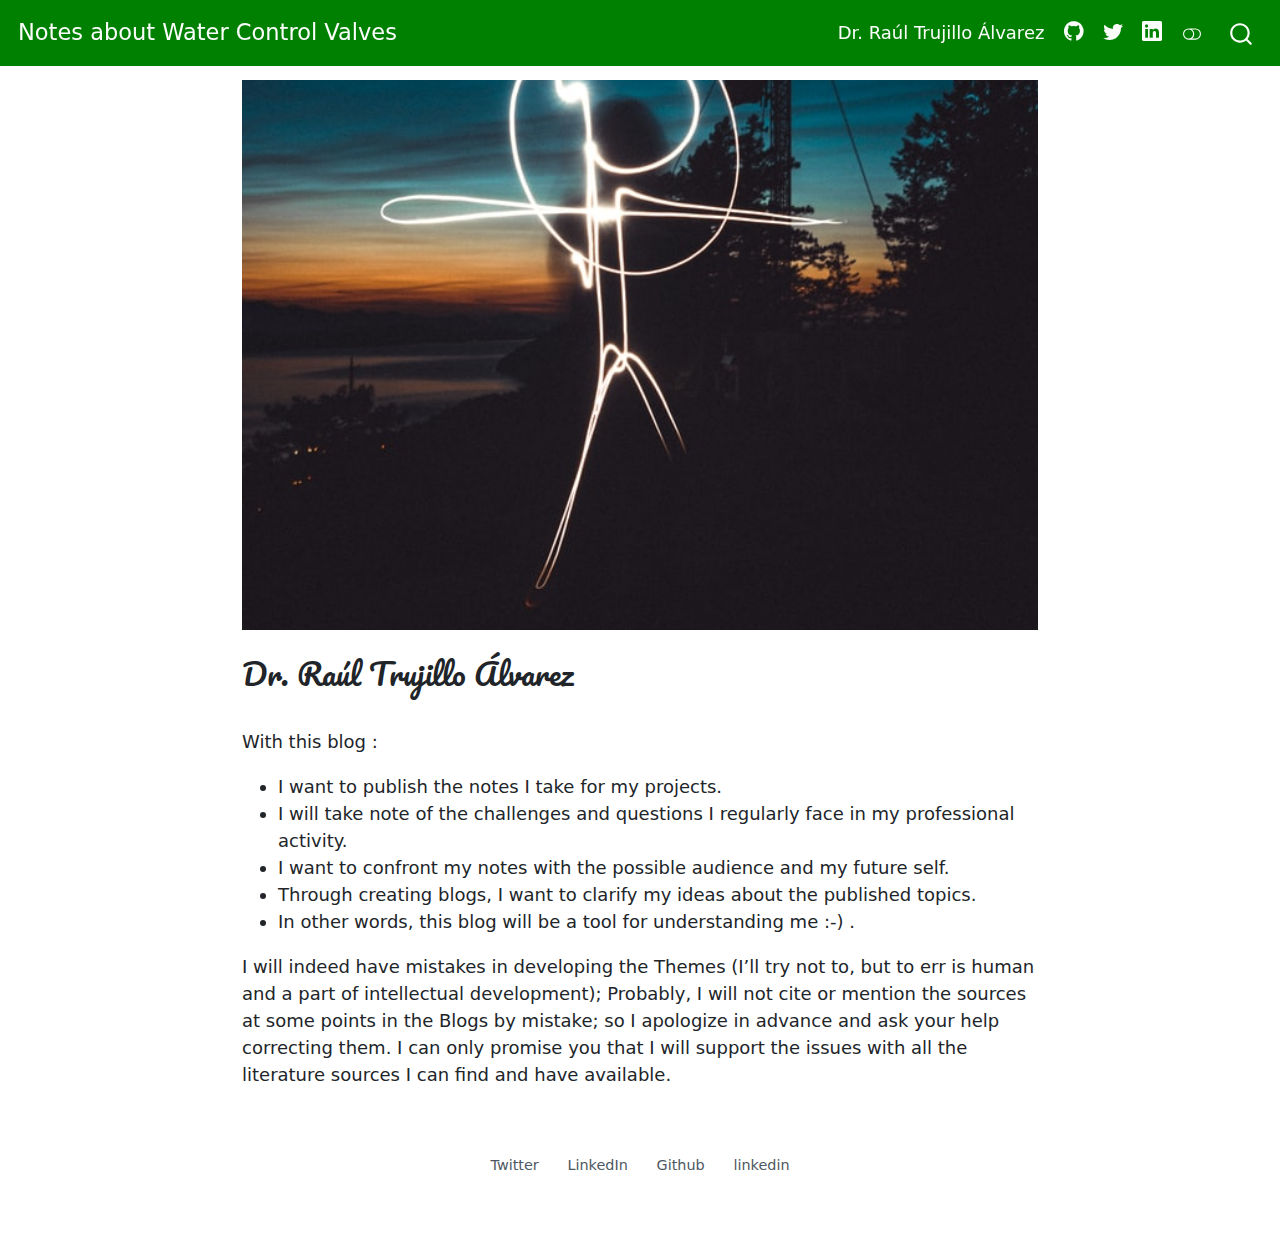
<file: docs/about.html>
<!DOCTYPE html>
<html xmlns="http://www.w3.org/1999/xhtml" lang="en" xml:lang="en"><head>

<meta charset="utf-8">
<meta name="generator" content="quarto-0.9.342">

<meta name="viewport" content="width=device-width, initial-scale=1.0, user-scalable=yes">


<title>Notes about Water Control Valves - Dr.&nbsp;Raúl Trujillo Álvarez</title>
<style>
code{white-space: pre-wrap;}
span.smallcaps{font-variant: small-caps;}
span.underline{text-decoration: underline;}
div.column{display: inline-block; vertical-align: top; width: 50%;}
div.hanging-indent{margin-left: 1.5em; text-indent: -1.5em;}
ul.task-list{list-style: none;}
</style>

<script src="site_libs/quarto-nav/quarto-nav.js"></script>
<script src="site_libs/quarto-nav/headroom.min.js"></script>
<script src="site_libs/clipboard/clipboard.min.js"></script>
<meta name="quarto:offset" content="./">
<script src="site_libs/quarto-search/autocomplete.umd.js"></script>
<script src="site_libs/quarto-search/fuse.min.js"></script>
<script src="site_libs/quarto-search/quarto-search.js"></script>
<script src="site_libs/quarto-html/quarto.js"></script>
<script src="site_libs/quarto-html/popper.min.js"></script>
<script src="site_libs/quarto-html/tippy.umd.min.js"></script>
<script src="site_libs/quarto-html/anchor.min.js"></script>
<link href="site_libs/quarto-html/tippy.css" rel="stylesheet">
<script src="site_libs/bootstrap/bootstrap.min.js"></script>
<link href="site_libs/bootstrap/bootstrap-icons.css" rel="stylesheet">
<link class="quarto-color-scheme" href="site_libs/bootstrap/bootstrap.min.css" rel="stylesheet">
<link class="quarto-color-scheme quarto-color-alternate" rel="prefetch" href="site_libs/bootstrap/bootstrap-dark.min.css">
<script id="quarto-search-options" type="application/json">{
  "location": "navbar",
  "copy-button": false,
  "collapse-after": 3,
  "panel-placement": "end",
  "type": "overlay",
  "limit": 20,
  "language": {
    "search-no-results-text": "No results",
    "search-matching-documents-text": "matching documents",
    "search-copy-link-title": "Copy link to search",
    "search-hide-matches-text": "Hide additional matches",
    "search-more-match-text": "more match in this document",
    "search-more-matches-text": "more matches in this document",
    "search-clear-button-title": "Clear",
    "search-detached-cancel-button-title": "Cancel",
    "search-submit-button-title": "Submit"
  }
}</script>


<link rel="stylesheet" href="styles.css">
</head>

<body class="nav-fixed fullcontent">

<div id="quarto-search-results"></div>
  <header id="quarto-header" class="headroom fixed-top">
    <nav class="navbar navbar-expand-lg navbar-dark ">
      <div class="navbar-container container-fluid">
      <a class="navbar-brand" href="./index.html">
    <span class="navbar-title">Notes about Water Control Valves</span>
  </a>
          <button class="navbar-toggler" type="button" data-bs-toggle="collapse" data-bs-target="#navbarCollapse" aria-controls="navbarCollapse" aria-expanded="false" aria-label="Toggle navigation" onclick="if (window.quartoToggleHeadroom) { window.quartoToggleHeadroom(); }">
  <span class="navbar-toggler-icon"></span>
</button>
          <div class="collapse navbar-collapse" id="navbarCollapse">
            <ul class="navbar-nav navbar-nav-scroll ms-auto">
  <li class="nav-item">
    <a class="nav-link active" href="./about.html" aria-current="page">Dr.&nbsp;Raúl Trujillo Álvarez</a>
  </li>  
  <li class="nav-item compact">
    <a class="nav-link" href="https://github.com/ratral"><i class="bi bi-github" role="img">
</i> 
 </a>
  </li>  
  <li class="nav-item compact">
    <a class="nav-link" href="https://twitter.com/Dr_Raul"><i class="bi bi-twitter" role="img">
</i> 
 </a>
  </li>  
  <li class="nav-item compact">
    <a class="nav-link" href="https://www.linkedin.com/in/dr-raul-trujillo/"><i class="bi bi-linkedin" role="img">
</i> 
 </a>
  </li>  
</ul>
              <div class="quarto-toggle-container">
                  <a href="" class="quarto-color-scheme-toggle nav-link" onclick="window.quartoToggleColorScheme(); return false;" title="Toggle dark mode"><i class="bi"></i></a>
              </div>
              <div id="quarto-search" class="" title="Search"></div>
          </div> <!-- /navcollapse -->
      </div> <!-- /container-fluid -->
    </nav>
</header>
<!-- content -->
<div id="quarto-content" class="quarto-container page-columns page-rows-contents page-layout-article page-navbar">
<!-- sidebar -->
<!-- margin-sidebar -->
    
<!-- main -->
<div class="quarto-about-marquee">
  <div class="about-image-container">
    <img src="profile.jpg" class="about-image " style="width: 100%;">
  </div>
  <div class="about-contents">
    <header id="title-block-header" class="quarto-title-block default">
<div class="quarto-title">
<h1 class="title">Dr.&nbsp;Raúl Trujillo Álvarez</h1>
</div>
<div class="quarto-title-meta">
  </div>
</header> <main class="content" id="quarto-document-content">
<p>With this blog :</p>
<ul>
<li>I want to publish the notes I take for my projects.</li>
<li>I will take note of the challenges and questions I regularly face in my professional activity.</li>
<li>I want to confront my notes with the possible audience and my future self.</li>
<li>Through creating blogs, I want to clarify my ideas about the published topics.</li>
<li>In other words, this blog will be a tool for understanding me :-) .</li>
</ul>
<p>I will indeed have mistakes in developing the Themes (I’ll try not to, but to err is human and a part of intellectual development); Probably, I will not cite or mention the sources at some points in the Blogs by mistake; so I apologize in advance and ask your help correcting them. I can only promise you that I will support the issues with all the literature sources I can find and have available.</p>


</main> 
    <div class="about-footer"><div class="about-links">
  <a href="https://twitter.com/Dr_Raul" class="about-link">Twitter</a>
  <a href="https://www.linkedin.com/in/dr-raul-trujillo/" class="about-link">LinkedIn</a>
  <a href="https://github.com/ratral" class="about-link">Github</a>
  <a href="https://www.linkedin.com/in/dr-raul-trujillo/" class="about-link">linkedin</a>
</div>
</div>
  </div>
</div>
 <!-- /main -->
<script id="quarto-html-after-body" type="application/javascript">
window.document.addEventListener("DOMContentLoaded", function (event) {
  const disableStylesheet = (stylesheets) => {
    for (let i=0; i < stylesheets.length; i++) {
      const stylesheet = stylesheets[i];
      stylesheet.rel = 'prefetch';
    }
  }
  const enableStylesheet = (stylesheets) => {
    for (let i=0; i < stylesheets.length; i++) {
      const stylesheet = stylesheets[i];
      stylesheet.rel = 'stylesheet';
    }
  }
  const manageTransitions = (selector, allowTransitions) => {
    const els = window.document.querySelectorAll(selector);
    for (let i=0; i < els.length; i++) {
      const el = els[i];
      if (allowTransitions) {
        el.classList.remove('notransition');
      } else {
        el.classList.add('notransition');
      }
    }
  }
  const toggleColorMode = (alternate) => {
    // Switch the stylesheets
    const alternateStylesheets = window.document.querySelectorAll('link.quarto-color-scheme.quarto-color-alternate');
    manageTransitions('#quarto-margin-sidebar .nav-link', false);
    if (alternate) {
      enableStylesheet(alternateStylesheets);
    } else {
      disableStylesheet(alternateStylesheets);
    }
    manageTransitions('#quarto-margin-sidebar .nav-link', true);
    // Switch the toggles
    const toggles = window.document.querySelectorAll('.quarto-color-scheme-toggle');
    for (let i=0; i < toggles.length; i++) {
      const toggle = toggles[i];
      if (toggle) {
        if (alternate) {
          toggle.classList.add("alternate");     
        } else {
          toggle.classList.remove("alternate");
        }
      }
    }
  }
  const isFileUrl = () => { 
    return window.location.protocol === 'file:';
  }
  const hasAlternateSentinel = () => {  
    let styleSentinel = getColorSchemeSentinel();
    if (styleSentinel !== null) {
      return styleSentinel === "alternate";
    } else {
      return false;
    }
  }
  const setStyleSentinel = (alternate) => {
    const value = alternate ? "alternate" : "default";
    if (!isFileUrl()) {
      window.localStorage.setItem("quarto-color-scheme", value);
    } else {
      localAlternateSentinel = value;
    }
  }
  const getColorSchemeSentinel = () => {
    if (!isFileUrl()) {
      const storageValue = window.localStorage.getItem("quarto-color-scheme");
      return storageValue != null ? storageValue : localAlternateSentinel;
    } else {
      return localAlternateSentinel;
    }
  }
  let localAlternateSentinel = 'default';
  // Dark / light mode switch
  window.quartoToggleColorScheme = () => {
    // Read the current dark / light value 
    let toAlternate = !hasAlternateSentinel();
    toggleColorMode(toAlternate);
    setStyleSentinel(toAlternate);
  };
  // Ensure there is a toggle, if there isn't float one in the top right
  if (window.document.querySelector('.quarto-color-scheme-toggle') === null) {
    const a = window.document.createElement('a');
    a.classList.add('top-right');
    a.classList.add('quarto-color-scheme-toggle');
    a.href = "";
    a.onclick = function() { try { window.quartoToggleColorScheme(); } catch {} return false; };
    const i = window.document.createElement("i");
    i.classList.add('bi');
    a.appendChild(i);
    window.document.body.appendChild(a);
  }
  // Switch to dark mode if need be
  if (hasAlternateSentinel()) {
    toggleColorMode(true);
  } 
  const icon = "";
  const anchorJS = new window.AnchorJS();
  anchorJS.options = {
    placement: 'right',
    icon: icon
  };
  anchorJS.add('.anchored');
  const clipboard = new window.ClipboardJS('.code-copy-button', {
    target: function(trigger) {
      return trigger.previousElementSibling;
    }
  });
  clipboard.on('success', function(e) {
    // button target
    const button = e.trigger;
    // don't keep focus
    button.blur();
    // flash "checked"
    button.classList.add('code-copy-button-checked');
    var currentTitle = button.getAttribute("title");
    button.setAttribute("title", "Copied!");
    setTimeout(function() {
      button.setAttribute("title", currentTitle);
      button.classList.remove('code-copy-button-checked');
    }, 1000);
    // clear code selection
    e.clearSelection();
  });
  function tippyHover(el, contentFn) {
    const config = {
      allowHTML: true,
      content: contentFn,
      maxWidth: 500,
      delay: 100,
      arrow: false,
      appendTo: function(el) {
          return el.parentElement;
      },
      interactive: true,
      interactiveBorder: 10,
      theme: 'quarto',
      placement: 'bottom-start'
    };
    window.tippy(el, config); 
  }
  const noterefs = window.document.querySelectorAll('a[role="doc-noteref"]');
  for (var i=0; i<noterefs.length; i++) {
    const ref = noterefs[i];
    tippyHover(ref, function() {
      let href = ref.getAttribute('href');
      try { href = new URL(href).hash; } catch {}
      const id = href.replace(/^#\/?/, "");
      const note = window.document.getElementById(id);
      return note.innerHTML;
    });
  }
  var bibliorefs = window.document.querySelectorAll('a[role="doc-biblioref"]');
  for (var i=0; i<bibliorefs.length; i++) {
    const ref = bibliorefs[i];
    const cites = ref.parentNode.getAttribute('data-cites').split(' ');
    tippyHover(ref, function() {
      var popup = window.document.createElement('div');
      cites.forEach(function(cite) {
        var citeDiv = window.document.createElement('div');
        citeDiv.classList.add('hanging-indent');
        citeDiv.classList.add('csl-entry');
        var biblioDiv = window.document.getElementById('ref-' + cite);
        if (biblioDiv) {
          citeDiv.innerHTML = biblioDiv.innerHTML;
        }
        popup.appendChild(citeDiv);
      });
      return popup.innerHTML;
    });
  }
});
</script>
</div> <!-- /content -->



</body></html>
</file>
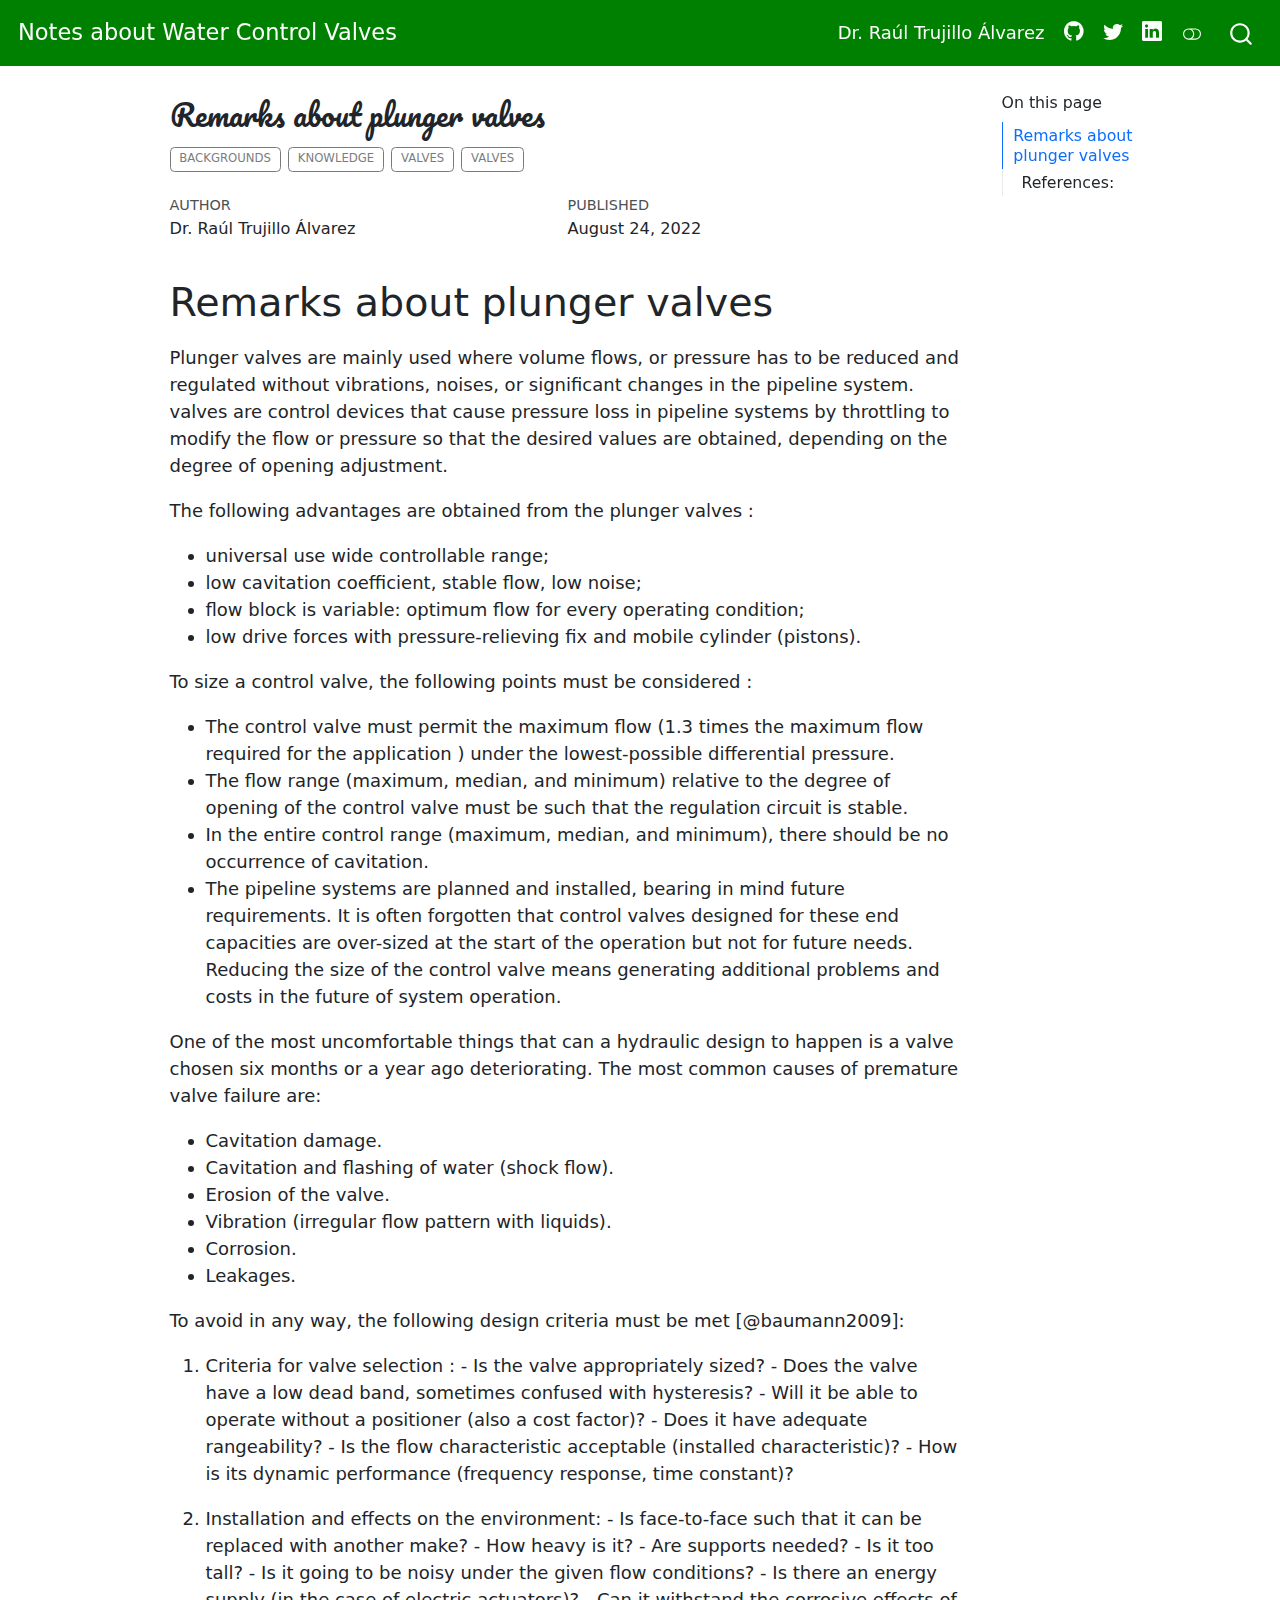
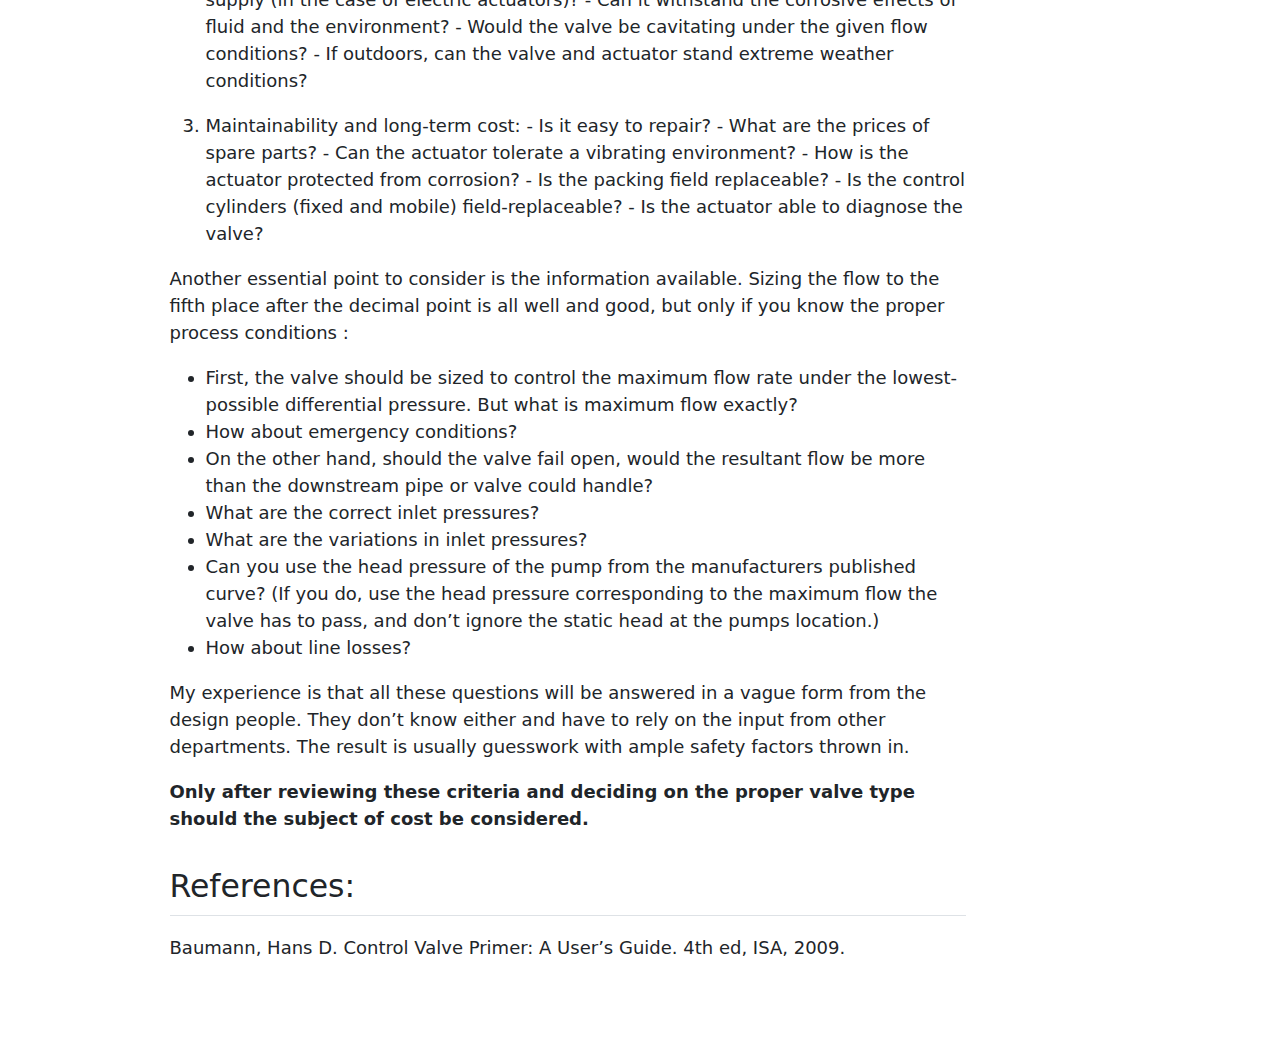
<file: docs/posts/2022-08-24_remarks_riko/blog.html>
<!DOCTYPE html>
<html xmlns="http://www.w3.org/1999/xhtml" lang="en" xml:lang="en"><head>

<meta charset="utf-8">
<meta name="generator" content="quarto-1.1.84">

<meta name="viewport" content="width=device-width, initial-scale=1.0, user-scalable=yes">

<meta name="author" content="Dr.&nbsp;Raúl Trujillo Álvarez">
<meta name="dcterms.date" content="2022-08-24">

<title>Notes about Water Control Valves - Remarks about plunger valves</title>
<style>
code{white-space: pre-wrap;}
span.smallcaps{font-variant: small-caps;}
div.columns{display: flex; gap: min(4vw, 1.5em);}
div.column{flex: 1;}
div.hanging-indent{margin-left: 1.5em; text-indent: -1.5em;}
ul.task-list{list-style: none;}
ul.task-list li input[type="checkbox"] {
  width: 0.8em;
  margin: 0 0.8em 0.2em -1.6em;
  vertical-align: middle;
}
</style>


<script src="../../site_libs/quarto-nav/quarto-nav.js"></script>
<script src="../../site_libs/quarto-nav/headroom.min.js"></script>
<script src="../../site_libs/clipboard/clipboard.min.js"></script>
<script src="../../site_libs/quarto-search/autocomplete.umd.js"></script>
<script src="../../site_libs/quarto-search/fuse.min.js"></script>
<script src="../../site_libs/quarto-search/quarto-search.js"></script>
<meta name="quarto:offset" content="../../">
<script src="../../site_libs/quarto-html/quarto.js"></script>
<script src="../../site_libs/quarto-html/popper.min.js"></script>
<script src="../../site_libs/quarto-html/tippy.umd.min.js"></script>
<script src="../../site_libs/quarto-html/anchor.min.js"></script>
<link href="../../site_libs/quarto-html/tippy.css" rel="stylesheet">
<script src="../../site_libs/bootstrap/bootstrap.min.js"></script>
<link href="../../site_libs/bootstrap/bootstrap-icons.css" rel="stylesheet">
<link href="../../site_libs/bootstrap/bootstrap.min.css" rel="stylesheet" class="quarto-color-scheme" id="quarto-bootstrap" data-mode="light">
<link href="../../site_libs/bootstrap/bootstrap-dark.min.css" rel="prefetch" class="quarto-color-scheme quarto-color-alternate" id="quarto-bootstrap" data-mode="dark">
<script id="quarto-search-options" type="application/json">{
  "location": "navbar",
  "copy-button": false,
  "collapse-after": 3,
  "panel-placement": "end",
  "type": "overlay",
  "limit": 20,
  "language": {
    "search-no-results-text": "No results",
    "search-matching-documents-text": "matching documents",
    "search-copy-link-title": "Copy link to search",
    "search-hide-matches-text": "Hide additional matches",
    "search-more-match-text": "more match in this document",
    "search-more-matches-text": "more matches in this document",
    "search-clear-button-title": "Clear",
    "search-detached-cancel-button-title": "Cancel",
    "search-submit-button-title": "Submit"
  }
}</script>


<link rel="stylesheet" href="../../styles.css">
</head>

<body class="nav-fixed">

<div id="quarto-search-results"></div>
  <header id="quarto-header" class="headroom fixed-top">
    <nav class="navbar navbar-expand-lg navbar-dark ">
      <div class="navbar-container container-fluid">
      <div class="navbar-brand-container">
    <a class="navbar-brand" href="../../index.html">
    <span class="navbar-title">Notes about Water Control Valves</span>
    </a>
  </div>
          <button class="navbar-toggler" type="button" data-bs-toggle="collapse" data-bs-target="#navbarCollapse" aria-controls="navbarCollapse" aria-expanded="false" aria-label="Toggle navigation" onclick="if (window.quartoToggleHeadroom) { window.quartoToggleHeadroom(); }">
  <span class="navbar-toggler-icon"></span>
</button>
          <div class="collapse navbar-collapse" id="navbarCollapse">
            <ul class="navbar-nav navbar-nav-scroll ms-auto">
  <li class="nav-item">
    <a class="nav-link" href="../../about.html">Dr.&nbsp;Raúl Trujillo Álvarez</a>
  </li>  
  <li class="nav-item compact">
    <a class="nav-link" href="https://github.com/ratral"><i class="bi bi-github" role="img">
</i> 
 </a>
  </li>  
  <li class="nav-item compact">
    <a class="nav-link" href="https://twitter.com/Dr_Raul"><i class="bi bi-twitter" role="img">
</i> 
 </a>
  </li>  
  <li class="nav-item compact">
    <a class="nav-link" href="https://www.linkedin.com/in/dr-raul-trujillo/"><i class="bi bi-linkedin" role="img">
</i> 
 </a>
  </li>  
</ul>
              <div class="quarto-toggle-container">
                  <a href="" class="quarto-color-scheme-toggle nav-link" onclick="window.quartoToggleColorScheme(); return false;" title="Toggle dark mode"><i class="bi"></i></a>
              </div>
              <div id="quarto-search" class="" title="Search"></div>
          </div> <!-- /navcollapse -->
      </div> <!-- /container-fluid -->
    </nav>
</header>
<!-- content -->
<div id="quarto-content" class="quarto-container page-columns page-rows-contents page-layout-article page-navbar">
<!-- sidebar -->
<!-- margin-sidebar -->
    <div id="quarto-margin-sidebar" class="sidebar margin-sidebar">
        <nav id="TOC" role="doc-toc" class="toc-active">
    <h2 id="toc-title">On this page</h2>
   
  <ul>
  <li><a href="#remarks-about-plunger-valves" id="toc-remarks-about-plunger-valves" class="nav-link active" data-scroll-target="#remarks-about-plunger-valves">Remarks about plunger valves</a>
  <ul class="collapse">
  <li><a href="#references" id="toc-references" class="nav-link" data-scroll-target="#references">References:</a></li>
  </ul></li>
  </ul>
</nav>
    </div>
<!-- main -->
<main class="content" id="quarto-document-content">

<header id="title-block-header" class="quarto-title-block default">
<div class="quarto-title">
<h1 class="title">Remarks about plunger valves</h1>
  <div class="quarto-categories">
    <div class="quarto-category">backgrounds</div>
    <div class="quarto-category">knowledge</div>
    <div class="quarto-category">valves</div>
    <div class="quarto-category">valves</div>
  </div>
  </div>



<div class="quarto-title-meta">

    <div>
    <div class="quarto-title-meta-heading">Author</div>
    <div class="quarto-title-meta-contents">
             <p>Dr.&nbsp;Raúl Trujillo Álvarez </p>
          </div>
  </div>
    
    <div>
    <div class="quarto-title-meta-heading">Published</div>
    <div class="quarto-title-meta-contents">
      <p class="date">August 24, 2022</p>
    </div>
  </div>
    
  </div>
  

</header>

<section id="remarks-about-plunger-valves" class="level1">
<h1>Remarks about plunger valves</h1>
<p>Plunger valves are mainly used where volume flows, or pressure has to be reduced and regulated without vibrations, noises, or significant changes in the pipeline system. valves are control devices that cause pressure loss in pipeline systems by throttling to modify the flow or pressure so that the desired values are obtained, depending on the degree of opening adjustment.</p>
<p>The following advantages are obtained from the plunger valves :</p>
<ul>
<li>universal use wide controllable range;</li>
<li>low cavitation coefficient, stable flow, low noise;</li>
<li>flow block is variable: optimum flow for every operating condition;</li>
<li>low drive forces with pressure-relieving fix and mobile cylinder (pistons).</li>
</ul>
<p>To size a control valve, the following points must be considered :</p>
<ul>
<li>The control valve must permit the maximum flow (1.3 times the maximum flow required for the application ) under the lowest-possible differential pressure.</li>
<li>The flow range (maximum, median, and minimum) relative to the degree of opening of the control valve must be such that the regulation circuit is stable.</li>
<li>In the entire control range (maximum, median, and minimum), there should be no occurrence of cavitation.</li>
<li>The pipeline systems are planned and installed, bearing in mind future requirements. It is often forgotten that control valves designed for these end capacities are over-sized at the start of the operation but not for future needs. Reducing the size of the control valve means generating additional problems and costs in the future of system operation.</li>
</ul>
<p>One of the most uncomfortable things that can a hydraulic design to happen is a valve chosen six months or a year ago deteriorating. The most common causes of premature valve failure are:</p>
<ul>
<li>Cavitation damage.</li>
<li>Cavitation and flashing of water (shock flow).</li>
<li>Erosion of the valve.</li>
<li>Vibration (irregular flow pattern with liquids).</li>
<li>Corrosion.</li>
<li>Leakages.</li>
</ul>
<p>To avoid in any way, the following design criteria must be met <span class="citation" data-cites="baumann2009">[@baumann2009]</span>:</p>
<ol type="1">
<li><p>Criteria for valve selection : - Is the valve appropriately sized? - Does the valve have a low dead band, sometimes confused with hysteresis? - Will it be able to operate without a positioner (also a cost factor)? - Does it have adequate rangeability? - Is the flow characteristic acceptable (installed characteristic)? - How is its dynamic performance (frequency response, time constant)?</p></li>
<li><p>Installation and effects on the environment: - Is face-to-face such that it can be replaced with another make? - How heavy is it? - Are supports needed? - Is it too tall? - Is it going to be noisy under the given flow conditions? - Is there an energy supply (in the case of electric actuators)? - Can it withstand the corrosive effects of fluid and the environment? - Would the valve be cavitating under the given flow conditions? - If outdoors, can the valve and actuator stand extreme weather conditions?</p></li>
<li><p>Maintainability and long-term cost: - Is it easy to repair? - What are the prices of spare parts? - Can the actuator tolerate a vibrating environment? - How is the actuator protected from corrosion? - Is the packing field replaceable? - Is the control cylinders (fixed and mobile) field-replaceable? - Is the actuator able to diagnose the valve?</p></li>
</ol>
<p>Another essential point to consider is the information available. Sizing the flow to the fifth place after the decimal point is all well and good, but only if you know the proper process conditions :</p>
<ul>
<li>First, the valve should be sized to control the maximum flow rate under the lowest-possible differential pressure. But what is maximum flow exactly?</li>
<li>How about emergency conditions?</li>
<li>On the other hand, should the valve fail open, would the resultant flow be more than the downstream pipe or valve could handle?</li>
<li>What are the correct inlet pressures?</li>
<li>What are the variations in inlet pressures?</li>
<li>Can you use the head pressure of the pump from the manufacturers published curve? (If you do, use the head pressure corresponding to the maximum flow the valve has to pass, and don’t ignore the static head at the pumps location.)</li>
<li>How about line losses?</li>
</ul>
<p>My experience is that all these questions will be answered in a vague form from the design people. They don’t know either and have to rely on the input from other departments. The result is usually guesswork with ample safety factors thrown in.</p>
<p><strong>Only after reviewing these criteria and deciding on the proper valve type should the subject of cost be considered.</strong></p>
<section id="references" class="level2">
<h2 class="anchored" data-anchor-id="references">References:</h2>
<p>Baumann, Hans D. Control Valve Primer: A User’s Guide. 4th ed, ISA, 2009.</p>


</section>
</section>

</main> <!-- /main -->
<script id="quarto-html-after-body" type="application/javascript">
window.document.addEventListener("DOMContentLoaded", function (event) {
  const toggleBodyColorMode = (bsSheetEl) => {
    const mode = bsSheetEl.getAttribute("data-mode");
    const bodyEl = window.document.querySelector("body");
    if (mode === "dark") {
      bodyEl.classList.add("quarto-dark");
      bodyEl.classList.remove("quarto-light");
    } else {
      bodyEl.classList.add("quarto-light");
      bodyEl.classList.remove("quarto-dark");
    }
  }
  const toggleBodyColorPrimary = () => {
    const bsSheetEl = window.document.querySelector("link#quarto-bootstrap");
    if (bsSheetEl) {
      toggleBodyColorMode(bsSheetEl);
    }
  }
  toggleBodyColorPrimary();  
  const disableStylesheet = (stylesheets) => {
    for (let i=0; i < stylesheets.length; i++) {
      const stylesheet = stylesheets[i];
      stylesheet.rel = 'prefetch';
    }
  }
  const enableStylesheet = (stylesheets) => {
    for (let i=0; i < stylesheets.length; i++) {
      const stylesheet = stylesheets[i];
      stylesheet.rel = 'stylesheet';
    }
  }
  const manageTransitions = (selector, allowTransitions) => {
    const els = window.document.querySelectorAll(selector);
    for (let i=0; i < els.length; i++) {
      const el = els[i];
      if (allowTransitions) {
        el.classList.remove('notransition');
      } else {
        el.classList.add('notransition');
      }
    }
  }
  const toggleColorMode = (alternate) => {
    // Switch the stylesheets
    const alternateStylesheets = window.document.querySelectorAll('link.quarto-color-scheme.quarto-color-alternate');
    manageTransitions('#quarto-margin-sidebar .nav-link', false);
    if (alternate) {
      enableStylesheet(alternateStylesheets);
      for (const sheetNode of alternateStylesheets) {
        if (sheetNode.id === "quarto-bootstrap") {
          toggleBodyColorMode(sheetNode);
        }
      }
    } else {
      disableStylesheet(alternateStylesheets);
      toggleBodyColorPrimary();
    }
    manageTransitions('#quarto-margin-sidebar .nav-link', true);
    // Switch the toggles
    const toggles = window.document.querySelectorAll('.quarto-color-scheme-toggle');
    for (let i=0; i < toggles.length; i++) {
      const toggle = toggles[i];
      if (toggle) {
        if (alternate) {
          toggle.classList.add("alternate");     
        } else {
          toggle.classList.remove("alternate");
        }
      }
    }
    // Hack to workaround the fact that safari doesn't
    // properly recolor the scrollbar when toggling (#1455)
    if (navigator.userAgent.indexOf('Safari') > 0 && navigator.userAgent.indexOf('Chrome') == -1) {
      manageTransitions("body", false);
      window.scrollTo(0, 1);
      setTimeout(() => {
        window.scrollTo(0, 0);
        manageTransitions("body", true);
      }, 40);  
    }
  }
  const isFileUrl = () => { 
    return window.location.protocol === 'file:';
  }
  const hasAlternateSentinel = () => {  
    let styleSentinel = getColorSchemeSentinel();
    if (styleSentinel !== null) {
      return styleSentinel === "alternate";
    } else {
      return false;
    }
  }
  const setStyleSentinel = (alternate) => {
    const value = alternate ? "alternate" : "default";
    if (!isFileUrl()) {
      window.localStorage.setItem("quarto-color-scheme", value);
    } else {
      localAlternateSentinel = value;
    }
  }
  const getColorSchemeSentinel = () => {
    if (!isFileUrl()) {
      const storageValue = window.localStorage.getItem("quarto-color-scheme");
      return storageValue != null ? storageValue : localAlternateSentinel;
    } else {
      return localAlternateSentinel;
    }
  }
  let localAlternateSentinel = 'default';
  // Dark / light mode switch
  window.quartoToggleColorScheme = () => {
    // Read the current dark / light value 
    let toAlternate = !hasAlternateSentinel();
    toggleColorMode(toAlternate);
    setStyleSentinel(toAlternate);
  };
  // Ensure there is a toggle, if there isn't float one in the top right
  if (window.document.querySelector('.quarto-color-scheme-toggle') === null) {
    const a = window.document.createElement('a');
    a.classList.add('top-right');
    a.classList.add('quarto-color-scheme-toggle');
    a.href = "";
    a.onclick = function() { try { window.quartoToggleColorScheme(); } catch {} return false; };
    const i = window.document.createElement("i");
    i.classList.add('bi');
    a.appendChild(i);
    window.document.body.appendChild(a);
  }
  // Switch to dark mode if need be
  if (hasAlternateSentinel()) {
    toggleColorMode(true);
  } 
  const icon = "";
  const anchorJS = new window.AnchorJS();
  anchorJS.options = {
    placement: 'right',
    icon: icon
  };
  anchorJS.add('.anchored');
  const clipboard = new window.ClipboardJS('.code-copy-button', {
    target: function(trigger) {
      return trigger.previousElementSibling;
    }
  });
  clipboard.on('success', function(e) {
    // button target
    const button = e.trigger;
    // don't keep focus
    button.blur();
    // flash "checked"
    button.classList.add('code-copy-button-checked');
    var currentTitle = button.getAttribute("title");
    button.setAttribute("title", "Copied!");
    setTimeout(function() {
      button.setAttribute("title", currentTitle);
      button.classList.remove('code-copy-button-checked');
    }, 1000);
    // clear code selection
    e.clearSelection();
  });
  function tippyHover(el, contentFn) {
    const config = {
      allowHTML: true,
      content: contentFn,
      maxWidth: 500,
      delay: 100,
      arrow: false,
      appendTo: function(el) {
          return el.parentElement;
      },
      interactive: true,
      interactiveBorder: 10,
      theme: 'quarto',
      placement: 'bottom-start'
    };
    window.tippy(el, config); 
  }
  const noterefs = window.document.querySelectorAll('a[role="doc-noteref"]');
  for (var i=0; i<noterefs.length; i++) {
    const ref = noterefs[i];
    tippyHover(ref, function() {
      // use id or data attribute instead here
      let href = ref.getAttribute('data-footnote-href') || ref.getAttribute('href');
      try { href = new URL(href).hash; } catch {}
      const id = href.replace(/^#\/?/, "");
      const note = window.document.getElementById(id);
      return note.innerHTML;
    });
  }
  var bibliorefs = window.document.querySelectorAll('a[role="doc-biblioref"]');
  for (var i=0; i<bibliorefs.length; i++) {
    const ref = bibliorefs[i];
    const cites = ref.parentNode.getAttribute('data-cites').split(' ');
    tippyHover(ref, function() {
      var popup = window.document.createElement('div');
      cites.forEach(function(cite) {
        var citeDiv = window.document.createElement('div');
        citeDiv.classList.add('hanging-indent');
        citeDiv.classList.add('csl-entry');
        var biblioDiv = window.document.getElementById('ref-' + cite);
        if (biblioDiv) {
          citeDiv.innerHTML = biblioDiv.innerHTML;
        }
        popup.appendChild(citeDiv);
      });
      return popup.innerHTML;
    });
  }
});
</script>
<script src="https://utteranc.es/client.js" repo="ratral/blogComments" issue-term="pathname" theme="github-light" crossorigin="anonymous" async="">
</script>
</div> <!-- /content -->



</body></html>
</file>
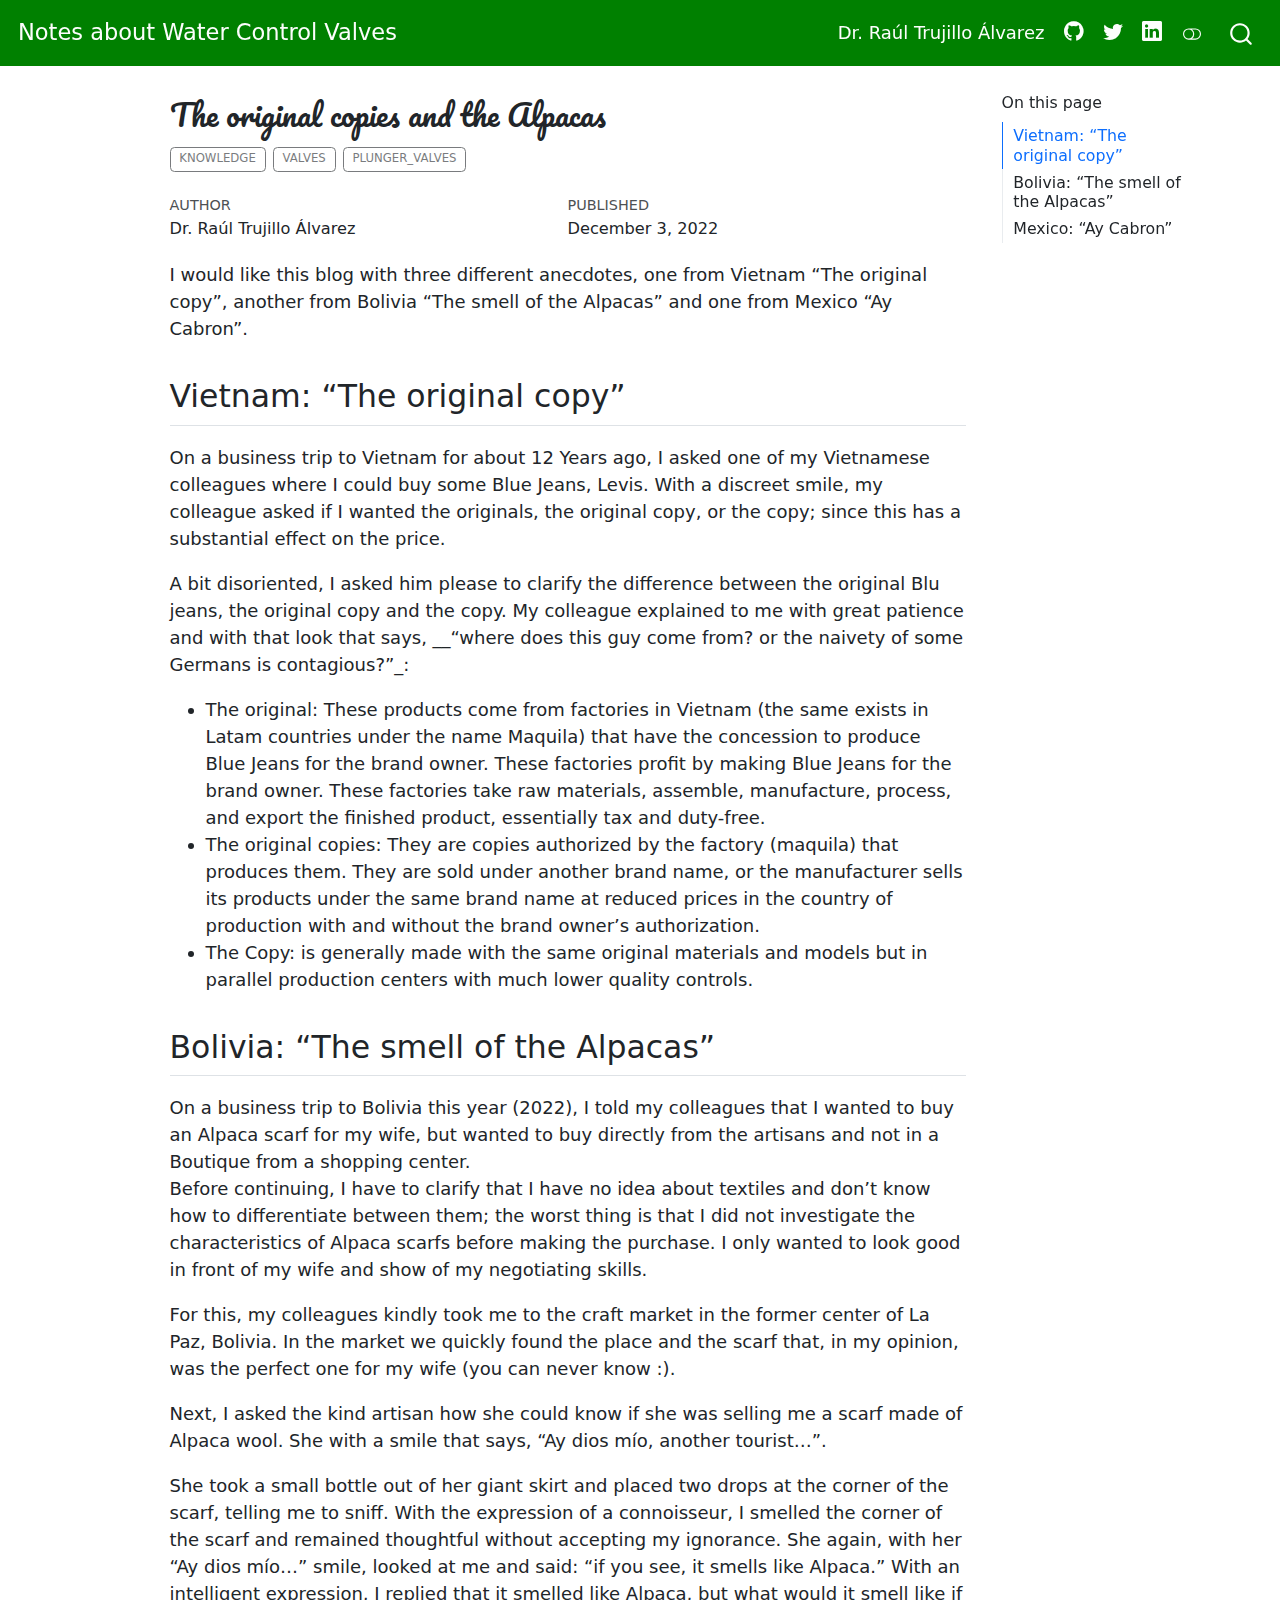
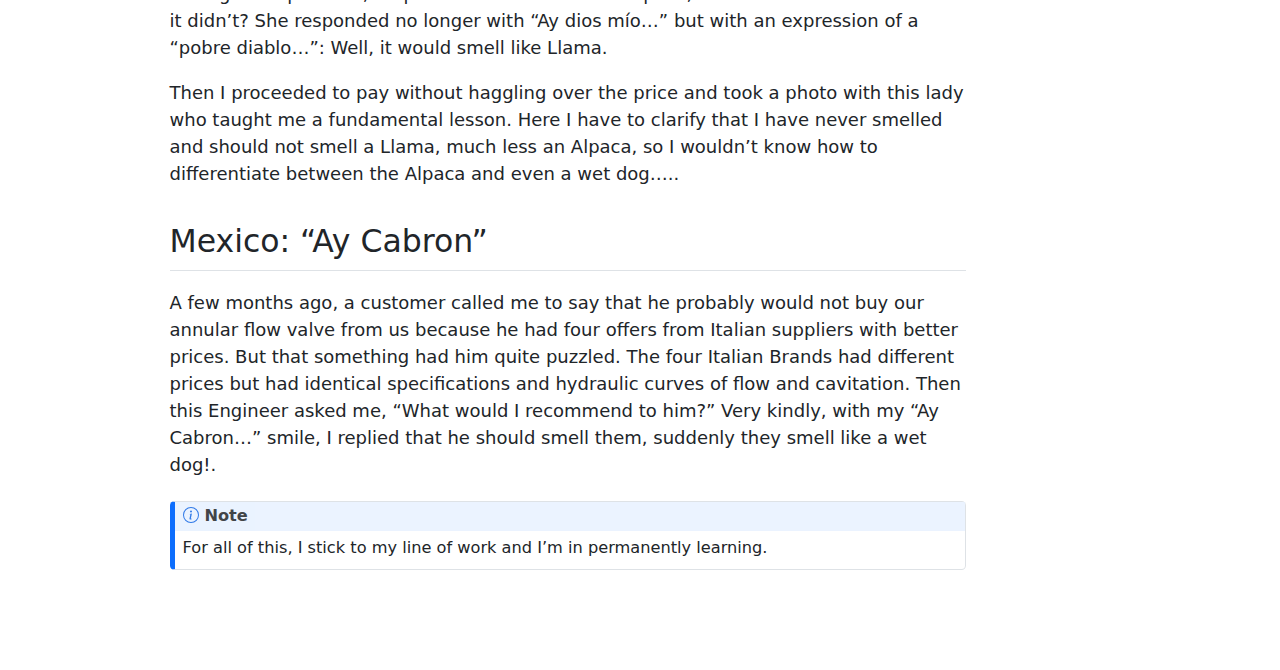
<file: docs/posts/2022-12-03_original_copies_and_alpacas/blog.html>
<!DOCTYPE html>
<html xmlns="http://www.w3.org/1999/xhtml" lang="en" xml:lang="en"><head>

<meta charset="utf-8">
<meta name="generator" content="quarto-1.1.84">

<meta name="viewport" content="width=device-width, initial-scale=1.0, user-scalable=yes">

<meta name="author" content="Dr.&nbsp;Raúl Trujillo Álvarez">
<meta name="dcterms.date" content="2022-12-03">

<title>Notes about Water Control Valves - The original copies and the Alpacas</title>
<style>
code{white-space: pre-wrap;}
span.smallcaps{font-variant: small-caps;}
div.columns{display: flex; gap: min(4vw, 1.5em);}
div.column{flex: 1;}
div.hanging-indent{margin-left: 1.5em; text-indent: -1.5em;}
ul.task-list{list-style: none;}
ul.task-list li input[type="checkbox"] {
  width: 0.8em;
  margin: 0 0.8em 0.2em -1.6em;
  vertical-align: middle;
}
</style>


<script src="../../site_libs/quarto-nav/quarto-nav.js"></script>
<script src="../../site_libs/quarto-nav/headroom.min.js"></script>
<script src="../../site_libs/clipboard/clipboard.min.js"></script>
<script src="../../site_libs/quarto-search/autocomplete.umd.js"></script>
<script src="../../site_libs/quarto-search/fuse.min.js"></script>
<script src="../../site_libs/quarto-search/quarto-search.js"></script>
<meta name="quarto:offset" content="../../">
<script src="../../site_libs/quarto-html/quarto.js"></script>
<script src="../../site_libs/quarto-html/popper.min.js"></script>
<script src="../../site_libs/quarto-html/tippy.umd.min.js"></script>
<script src="../../site_libs/quarto-html/anchor.min.js"></script>
<link href="../../site_libs/quarto-html/tippy.css" rel="stylesheet">
<script src="../../site_libs/bootstrap/bootstrap.min.js"></script>
<link href="../../site_libs/bootstrap/bootstrap-icons.css" rel="stylesheet">
<link href="../../site_libs/bootstrap/bootstrap.min.css" rel="stylesheet" class="quarto-color-scheme" id="quarto-bootstrap" data-mode="light">
<link href="../../site_libs/bootstrap/bootstrap-dark.min.css" rel="prefetch" class="quarto-color-scheme quarto-color-alternate" id="quarto-bootstrap" data-mode="dark">
<script id="quarto-search-options" type="application/json">{
  "location": "navbar",
  "copy-button": false,
  "collapse-after": 3,
  "panel-placement": "end",
  "type": "overlay",
  "limit": 20,
  "language": {
    "search-no-results-text": "No results",
    "search-matching-documents-text": "matching documents",
    "search-copy-link-title": "Copy link to search",
    "search-hide-matches-text": "Hide additional matches",
    "search-more-match-text": "more match in this document",
    "search-more-matches-text": "more matches in this document",
    "search-clear-button-title": "Clear",
    "search-detached-cancel-button-title": "Cancel",
    "search-submit-button-title": "Submit"
  }
}</script>


<link rel="stylesheet" href="../../styles.css">
</head>

<body class="nav-fixed">

<div id="quarto-search-results"></div>
  <header id="quarto-header" class="headroom fixed-top">
    <nav class="navbar navbar-expand-lg navbar-dark ">
      <div class="navbar-container container-fluid">
      <div class="navbar-brand-container">
    <a class="navbar-brand" href="../../index.html">
    <span class="navbar-title">Notes about Water Control Valves</span>
    </a>
  </div>
          <button class="navbar-toggler" type="button" data-bs-toggle="collapse" data-bs-target="#navbarCollapse" aria-controls="navbarCollapse" aria-expanded="false" aria-label="Toggle navigation" onclick="if (window.quartoToggleHeadroom) { window.quartoToggleHeadroom(); }">
  <span class="navbar-toggler-icon"></span>
</button>
          <div class="collapse navbar-collapse" id="navbarCollapse">
            <ul class="navbar-nav navbar-nav-scroll ms-auto">
  <li class="nav-item">
    <a class="nav-link" href="../../about.html">Dr.&nbsp;Raúl Trujillo Álvarez</a>
  </li>  
  <li class="nav-item compact">
    <a class="nav-link" href="https://github.com/ratral"><i class="bi bi-github" role="img">
</i> 
 </a>
  </li>  
  <li class="nav-item compact">
    <a class="nav-link" href="https://twitter.com/Dr_Raul"><i class="bi bi-twitter" role="img">
</i> 
 </a>
  </li>  
  <li class="nav-item compact">
    <a class="nav-link" href="https://www.linkedin.com/in/dr-raul-trujillo/"><i class="bi bi-linkedin" role="img">
</i> 
 </a>
  </li>  
</ul>
              <div class="quarto-toggle-container">
                  <a href="" class="quarto-color-scheme-toggle nav-link" onclick="window.quartoToggleColorScheme(); return false;" title="Toggle dark mode"><i class="bi"></i></a>
              </div>
              <div id="quarto-search" class="" title="Search"></div>
          </div> <!-- /navcollapse -->
      </div> <!-- /container-fluid -->
    </nav>
</header>
<!-- content -->
<div id="quarto-content" class="quarto-container page-columns page-rows-contents page-layout-article page-navbar">
<!-- sidebar -->
<!-- margin-sidebar -->
    <div id="quarto-margin-sidebar" class="sidebar margin-sidebar">
        <nav id="TOC" role="doc-toc" class="toc-active">
    <h2 id="toc-title">On this page</h2>
   
  <ul>
  <li><a href="#vietnam-the-original-copy" id="toc-vietnam-the-original-copy" class="nav-link active" data-scroll-target="#vietnam-the-original-copy">Vietnam: “The original copy”</a></li>
  <li><a href="#bolivia-the-smell-of-the-alpacas" id="toc-bolivia-the-smell-of-the-alpacas" class="nav-link" data-scroll-target="#bolivia-the-smell-of-the-alpacas">Bolivia: “The smell of the Alpacas”</a></li>
  <li><a href="#mexico-ay-cabron" id="toc-mexico-ay-cabron" class="nav-link" data-scroll-target="#mexico-ay-cabron">Mexico: “Ay Cabron”</a></li>
  </ul>
</nav>
    </div>
<!-- main -->
<main class="content" id="quarto-document-content">

<header id="title-block-header" class="quarto-title-block default">
<div class="quarto-title">
<h1 class="title">The original copies and the Alpacas</h1>
  <div class="quarto-categories">
    <div class="quarto-category">knowledge</div>
    <div class="quarto-category">valves</div>
    <div class="quarto-category">plunger_valves</div>
  </div>
  </div>



<div class="quarto-title-meta">

    <div>
    <div class="quarto-title-meta-heading">Author</div>
    <div class="quarto-title-meta-contents">
             <p>Dr.&nbsp;Raúl Trujillo Álvarez </p>
          </div>
  </div>
    
    <div>
    <div class="quarto-title-meta-heading">Published</div>
    <div class="quarto-title-meta-contents">
      <p class="date">December 3, 2022</p>
    </div>
  </div>
    
  </div>
  

</header>

<p>I would like this blog with three different anecdotes, one from Vietnam “The original copy”, another from Bolivia “The smell of the Alpacas” and one from Mexico “Ay Cabron”.</p>
<section id="vietnam-the-original-copy" class="level2">
<h2 class="anchored" data-anchor-id="vietnam-the-original-copy">Vietnam: “The original copy”</h2>
<p>On a business trip to Vietnam for about 12 Years ago, I asked one of my Vietnamese colleagues where I could buy some Blue Jeans, Levis. With a discreet smile, my colleague asked if I wanted the originals, the original copy, or the copy; since this has a substantial effect on the price.</p>
<p>A bit disoriented, I asked him please to clarify the difference between the original Blu jeans, the original copy and the copy. My colleague explained to me with great patience and with that look that says, __“where does this guy come from? or the naivety of some Germans is contagious?”_:</p>
<ul>
<li>The original: These products come from factories in Vietnam (the same exists in Latam countries under the name Maquila) that have the concession to produce Blue Jeans for the brand owner. These factories profit by making Blue Jeans for the brand owner. These factories take raw materials, assemble, manufacture, process, and export the finished product, essentially tax and duty-free.</li>
<li>The original copies: They are copies authorized by the factory (maquila) that produces them. They are sold under another brand name, or the manufacturer sells its products under the same brand name at reduced prices in the country of production with and without the brand owner’s authorization.</li>
<li>The Copy: is generally made with the same original materials and models but in parallel production centers with much lower quality controls.</li>
</ul>
</section>
<section id="bolivia-the-smell-of-the-alpacas" class="level2">
<h2 class="anchored" data-anchor-id="bolivia-the-smell-of-the-alpacas">Bolivia: “The smell of the Alpacas”</h2>
<p>On a business trip to Bolivia this year (2022), I told my colleagues that I wanted to buy an Alpaca scarf for my wife, but wanted to buy directly from the artisans and not in a Boutique from a shopping center.<br>
Before continuing, I have to clarify that I have no idea about textiles and don’t know how to differentiate between them; the worst thing is that I did not investigate the characteristics of Alpaca scarfs before making the purchase. I only wanted to look good in front of my wife and show of my negotiating skills.</p>
<p>For this, my colleagues kindly took me to the craft market in the former center of La Paz, Bolivia. In the market we quickly found the place and the scarf that, in my opinion, was the perfect one for my wife (you can never know :).</p>
<p>Next, I asked the kind artisan how she could know if she was selling me a scarf made of Alpaca wool. She with a smile that says, “Ay dios mío, another tourist…”.</p>
<p>She took a small bottle out of her giant skirt and placed two drops at the corner of the scarf, telling me to sniff. With the expression of a connoisseur, I smelled the corner of the scarf and remained thoughtful without accepting my ignorance. She again, with her “Ay dios mío…” smile, looked at me and said: “if you see, it smells like Alpaca.” With an intelligent expression, I replied that it smelled like Alpaca, but what would it smell like if it didn’t? She responded no longer with “Ay dios mío…” but with an expression of a “pobre diablo…”: Well, it would smell like Llama.</p>
<p>Then I proceeded to pay without haggling over the price and took a photo with this lady who taught me a fundamental lesson. Here I have to clarify that I have never smelled and should not smell a Llama, much less an Alpaca, so I wouldn’t know how to differentiate between the Alpaca and even a wet dog…..</p>
</section>
<section id="mexico-ay-cabron" class="level2">
<h2 class="anchored" data-anchor-id="mexico-ay-cabron">Mexico: “Ay Cabron”</h2>
<p>A few months ago, a customer called me to say that he probably would not buy our annular flow valve from us because he had four offers from Italian suppliers with better prices. But that something had him quite puzzled. The four Italian Brands had different prices but had identical specifications and hydraulic curves of flow and cavitation. Then this Engineer asked me, “What would I recommend to him?” Very kindly, with my “Ay Cabron…” smile, I replied that he should smell them, suddenly they smell like a wet dog!.</p>
<div class="callout-note callout callout-style-default callout-captioned">
<div class="callout-header d-flex align-content-center">
<div class="callout-icon-container">
<i class="callout-icon"></i>
</div>
<div class="callout-caption-container flex-fill">
Note
</div>
</div>
<div class="callout-body-container callout-body">
<p>For all of this, I stick to my line of work and I’m in permanently learning.</p>
</div>
</div>


</section>

</main> <!-- /main -->
<script id="quarto-html-after-body" type="application/javascript">
window.document.addEventListener("DOMContentLoaded", function (event) {
  const toggleBodyColorMode = (bsSheetEl) => {
    const mode = bsSheetEl.getAttribute("data-mode");
    const bodyEl = window.document.querySelector("body");
    if (mode === "dark") {
      bodyEl.classList.add("quarto-dark");
      bodyEl.classList.remove("quarto-light");
    } else {
      bodyEl.classList.add("quarto-light");
      bodyEl.classList.remove("quarto-dark");
    }
  }
  const toggleBodyColorPrimary = () => {
    const bsSheetEl = window.document.querySelector("link#quarto-bootstrap");
    if (bsSheetEl) {
      toggleBodyColorMode(bsSheetEl);
    }
  }
  toggleBodyColorPrimary();  
  const disableStylesheet = (stylesheets) => {
    for (let i=0; i < stylesheets.length; i++) {
      const stylesheet = stylesheets[i];
      stylesheet.rel = 'prefetch';
    }
  }
  const enableStylesheet = (stylesheets) => {
    for (let i=0; i < stylesheets.length; i++) {
      const stylesheet = stylesheets[i];
      stylesheet.rel = 'stylesheet';
    }
  }
  const manageTransitions = (selector, allowTransitions) => {
    const els = window.document.querySelectorAll(selector);
    for (let i=0; i < els.length; i++) {
      const el = els[i];
      if (allowTransitions) {
        el.classList.remove('notransition');
      } else {
        el.classList.add('notransition');
      }
    }
  }
  const toggleColorMode = (alternate) => {
    // Switch the stylesheets
    const alternateStylesheets = window.document.querySelectorAll('link.quarto-color-scheme.quarto-color-alternate');
    manageTransitions('#quarto-margin-sidebar .nav-link', false);
    if (alternate) {
      enableStylesheet(alternateStylesheets);
      for (const sheetNode of alternateStylesheets) {
        if (sheetNode.id === "quarto-bootstrap") {
          toggleBodyColorMode(sheetNode);
        }
      }
    } else {
      disableStylesheet(alternateStylesheets);
      toggleBodyColorPrimary();
    }
    manageTransitions('#quarto-margin-sidebar .nav-link', true);
    // Switch the toggles
    const toggles = window.document.querySelectorAll('.quarto-color-scheme-toggle');
    for (let i=0; i < toggles.length; i++) {
      const toggle = toggles[i];
      if (toggle) {
        if (alternate) {
          toggle.classList.add("alternate");     
        } else {
          toggle.classList.remove("alternate");
        }
      }
    }
    // Hack to workaround the fact that safari doesn't
    // properly recolor the scrollbar when toggling (#1455)
    if (navigator.userAgent.indexOf('Safari') > 0 && navigator.userAgent.indexOf('Chrome') == -1) {
      manageTransitions("body", false);
      window.scrollTo(0, 1);
      setTimeout(() => {
        window.scrollTo(0, 0);
        manageTransitions("body", true);
      }, 40);  
    }
  }
  const isFileUrl = () => { 
    return window.location.protocol === 'file:';
  }
  const hasAlternateSentinel = () => {  
    let styleSentinel = getColorSchemeSentinel();
    if (styleSentinel !== null) {
      return styleSentinel === "alternate";
    } else {
      return false;
    }
  }
  const setStyleSentinel = (alternate) => {
    const value = alternate ? "alternate" : "default";
    if (!isFileUrl()) {
      window.localStorage.setItem("quarto-color-scheme", value);
    } else {
      localAlternateSentinel = value;
    }
  }
  const getColorSchemeSentinel = () => {
    if (!isFileUrl()) {
      const storageValue = window.localStorage.getItem("quarto-color-scheme");
      return storageValue != null ? storageValue : localAlternateSentinel;
    } else {
      return localAlternateSentinel;
    }
  }
  let localAlternateSentinel = 'default';
  // Dark / light mode switch
  window.quartoToggleColorScheme = () => {
    // Read the current dark / light value 
    let toAlternate = !hasAlternateSentinel();
    toggleColorMode(toAlternate);
    setStyleSentinel(toAlternate);
  };
  // Ensure there is a toggle, if there isn't float one in the top right
  if (window.document.querySelector('.quarto-color-scheme-toggle') === null) {
    const a = window.document.createElement('a');
    a.classList.add('top-right');
    a.classList.add('quarto-color-scheme-toggle');
    a.href = "";
    a.onclick = function() { try { window.quartoToggleColorScheme(); } catch {} return false; };
    const i = window.document.createElement("i");
    i.classList.add('bi');
    a.appendChild(i);
    window.document.body.appendChild(a);
  }
  // Switch to dark mode if need be
  if (hasAlternateSentinel()) {
    toggleColorMode(true);
  } 
  const icon = "";
  const anchorJS = new window.AnchorJS();
  anchorJS.options = {
    placement: 'right',
    icon: icon
  };
  anchorJS.add('.anchored');
  const clipboard = new window.ClipboardJS('.code-copy-button', {
    target: function(trigger) {
      return trigger.previousElementSibling;
    }
  });
  clipboard.on('success', function(e) {
    // button target
    const button = e.trigger;
    // don't keep focus
    button.blur();
    // flash "checked"
    button.classList.add('code-copy-button-checked');
    var currentTitle = button.getAttribute("title");
    button.setAttribute("title", "Copied!");
    setTimeout(function() {
      button.setAttribute("title", currentTitle);
      button.classList.remove('code-copy-button-checked');
    }, 1000);
    // clear code selection
    e.clearSelection();
  });
  function tippyHover(el, contentFn) {
    const config = {
      allowHTML: true,
      content: contentFn,
      maxWidth: 500,
      delay: 100,
      arrow: false,
      appendTo: function(el) {
          return el.parentElement;
      },
      interactive: true,
      interactiveBorder: 10,
      theme: 'quarto',
      placement: 'bottom-start'
    };
    window.tippy(el, config); 
  }
  const noterefs = window.document.querySelectorAll('a[role="doc-noteref"]');
  for (var i=0; i<noterefs.length; i++) {
    const ref = noterefs[i];
    tippyHover(ref, function() {
      // use id or data attribute instead here
      let href = ref.getAttribute('data-footnote-href') || ref.getAttribute('href');
      try { href = new URL(href).hash; } catch {}
      const id = href.replace(/^#\/?/, "");
      const note = window.document.getElementById(id);
      return note.innerHTML;
    });
  }
  var bibliorefs = window.document.querySelectorAll('a[role="doc-biblioref"]');
  for (var i=0; i<bibliorefs.length; i++) {
    const ref = bibliorefs[i];
    const cites = ref.parentNode.getAttribute('data-cites').split(' ');
    tippyHover(ref, function() {
      var popup = window.document.createElement('div');
      cites.forEach(function(cite) {
        var citeDiv = window.document.createElement('div');
        citeDiv.classList.add('hanging-indent');
        citeDiv.classList.add('csl-entry');
        var biblioDiv = window.document.getElementById('ref-' + cite);
        if (biblioDiv) {
          citeDiv.innerHTML = biblioDiv.innerHTML;
        }
        popup.appendChild(citeDiv);
      });
      return popup.innerHTML;
    });
  }
});
</script>
<script src="https://utteranc.es/client.js" repo="ratral/blogComments" issue-term="pathname" theme="github-light" crossorigin="anonymous" async="">
</script>
</div> <!-- /content -->



</body></html>
</file>
<file: docs/site_libs/quarto-html/tippy.css>
.tippy-box[data-animation=fade][data-state=hidden]{opacity:0}[data-tippy-root]{max-width:calc(100vw - 10px)}.tippy-box{position:relative;background-color:#333;color:#fff;border-radius:4px;font-size:14px;line-height:1.4;white-space:normal;outline:0;transition-property:transform,visibility,opacity}.tippy-box[data-placement^=top]>.tippy-arrow{bottom:0}.tippy-box[data-placement^=top]>.tippy-arrow:before{bottom:-7px;left:0;border-width:8px 8px 0;border-top-color:initial;transform-origin:center top}.tippy-box[data-placement^=bottom]>.tippy-arrow{top:0}.tippy-box[data-placement^=bottom]>.tippy-arrow:before{top:-7px;left:0;border-width:0 8px 8px;border-bottom-color:initial;transform-origin:center bottom}.tippy-box[data-placement^=left]>.tippy-arrow{right:0}.tippy-box[data-placement^=left]>.tippy-arrow:before{border-width:8px 0 8px 8px;border-left-color:initial;right:-7px;transform-origin:center left}.tippy-box[data-placement^=right]>.tippy-arrow{left:0}.tippy-box[data-placement^=right]>.tippy-arrow:before{left:-7px;border-width:8px 8px 8px 0;border-right-color:initial;transform-origin:center right}.tippy-box[data-inertia][data-state=visible]{transition-timing-function:cubic-bezier(.54,1.5,.38,1.11)}.tippy-arrow{width:16px;height:16px;color:#333}.tippy-arrow:before{content:"";position:absolute;border-color:transparent;border-style:solid}.tippy-content{position:relative;padding:5px 9px;z-index:1}
</file>
<file: docs/styles.css>
/* css styles */
@import url('https://fonts.googleapis.com/css2?family=Pacifico&family=Pacifico&display=swap');

h1.title {
  font-family: "Pacifico";
  font-size: 30px;
}
</file>
